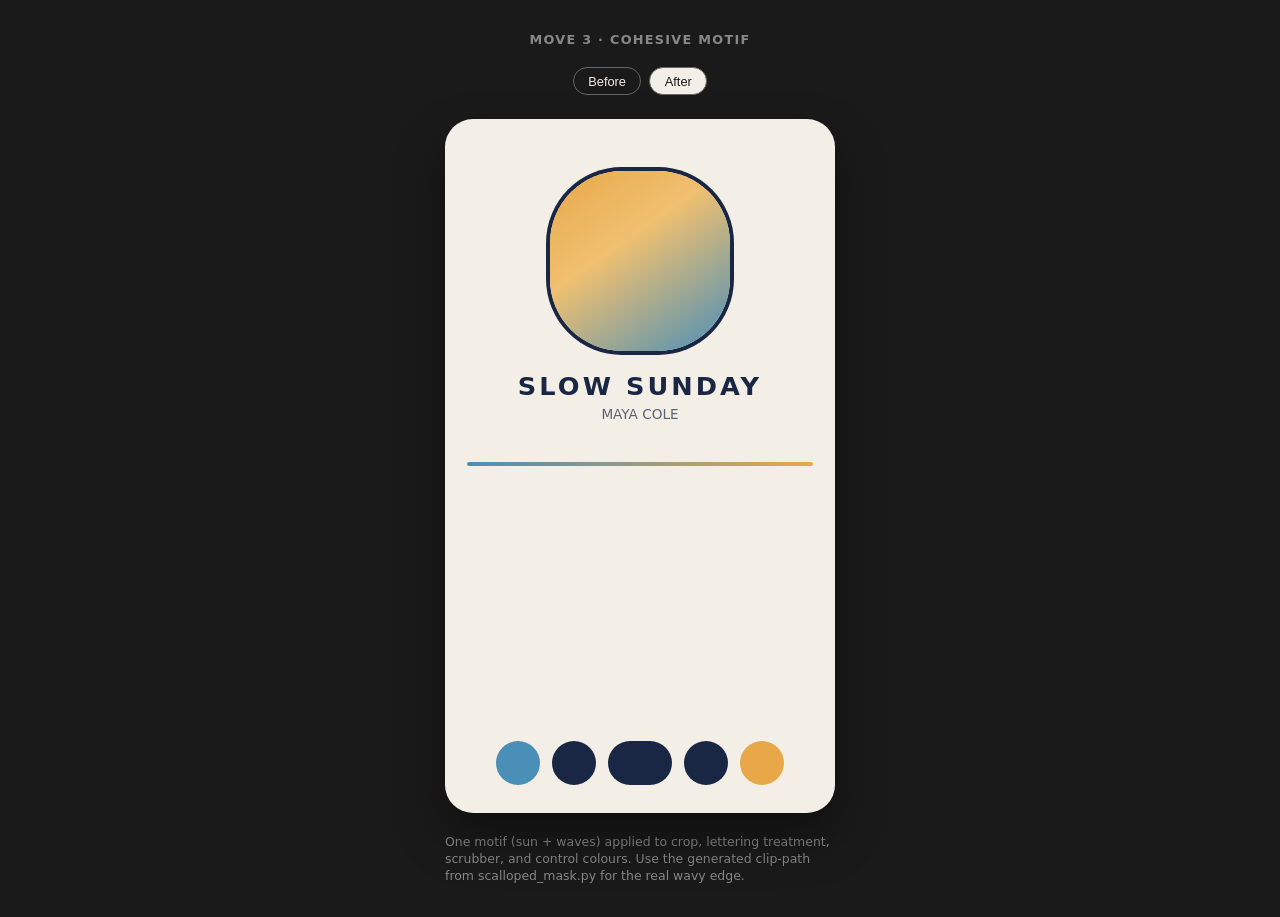
<file: skills/ui-depth-upgrades/assets/templates/cohesive-style.html>
<!doctype html>
<html lang="en">
<head>
<meta charset="utf-8">
<meta name="viewport" content="width=device-width, initial-scale=1">
<title>Move 3 — Cohesive custom style</title>
<style>
  :root { --cream: #f4efe6; --navy: #1a2744; --sun: #e8a84a; --wave: #4a8fb8; }
  * { box-sizing: border-box; margin: 0; padding: 0; }
  body { font-family: system-ui, sans-serif; background: #1a1a1a; color: var(--cream); min-height: 100vh; display: flex; flex-direction: column; align-items: center; padding: 2rem 1rem; }
  h1 { font-size: 0.8rem; letter-spacing: 0.1em; text-transform: uppercase; color: #888; margin-bottom: 1.25rem; }
  .toggle { display: flex; gap: 0.5rem; margin-bottom: 1.5rem; }
  .toggle button { background: transparent; border: 1px solid #666; color: var(--cream); padding: 0.35rem 0.9rem; border-radius: 999px; cursor: pointer; font-size: 0.8rem; }
  .toggle button.active { background: var(--cream); color: #1a1a1a; }
  .stage { width: min(390px, 100%); aspect-ratio: 9/16; border-radius: 28px; overflow: hidden; position: relative; background: var(--cream); color: var(--navy); box-shadow: 0 24px 48px rgba(0,0,0,0.4); }
  .before, .after { height: 100%; padding: 1.75rem 1.4rem; display: flex; flex-direction: column; align-items: center; }
  .stage.show-before .after { display: none; }
  .stage:not(.show-before) .before { display: none; }
  .art { width: 180px; height: 180px; border-radius: 50%; background: linear-gradient(145deg, var(--sun) 0%, #f0c070 40%, var(--wave) 100%); margin: 1.5rem 0 1.25rem; }
  .after .art { border-radius: 0; clip-path: url(#scallop); /* use generated clip in real use */ border-radius: 40%; /* fallback visual */ box-shadow: 0 0 0 4px var(--navy); }
  .title { font-size: 1.4rem; font-weight: 700; letter-spacing: 0.04em; }
  .after .title { font-size: 1.6rem; letter-spacing: 0.12em; /* curved in full version via SVG */ }
  .artist { font-size: 0.85rem; opacity: 0.7; margin: 0.3rem 0 1.5rem; }
  .scrub { width: 100%; height: 3px; background: #ccc; border-radius: 2px; margin: 1rem 0; position: relative; }
  .after .scrub { height: 4px; background: linear-gradient(90deg, var(--wave), var(--sun)); border-radius: 4px; }
  .controls { display: flex; gap: 0.75rem; align-items: center; margin-top: auto; }
  .btn { width: 44px; height: 44px; border-radius: 50%; background: var(--navy); }
  .after .btn.play { width: 64px; border-radius: 999px; background: var(--navy); }
  .after .btn.accent { background: var(--sun); }
  .after .btn.wave { background: var(--wave); }
  .note { margin-top: 1.25rem; max-width: 390px; font-size: 0.78rem; color: #888; line-height: 1.4; }
</style>
</head>
<body>
  <h1>Move 3 · Cohesive motif</h1>
  <div class="toggle">
    <button type="button" id="btn-before">Before</button>
    <button type="button" id="btn-after" class="active">After</button>
  </div>
  <div class="stage" id="stage">
    <div class="before">
      <div class="art"></div>
      <p class="title">Slow Sunday</p>
      <p class="artist">Maya Cole</p>
      <div class="scrub"></div>
      <div class="controls">
        <div class="btn"></div><div class="btn"></div><div class="btn"></div><div class="btn"></div><div class="btn"></div>
      </div>
    </div>
    <div class="after">
      <div class="art"></div>
      <p class="title">SLOW SUNDAY</p>
      <p class="artist">MAYA COLE</p>
      <div class="scrub"></div>
      <div class="controls">
        <div class="btn wave"></div><div class="btn"></div><div class="btn play"></div><div class="btn"></div><div class="btn accent"></div>
      </div>
    </div>
  </div>
  <p class="note">One motif (sun + waves) applied to crop, lettering treatment, scrubber, and control colours. Use the generated clip-path from scalloped_mask.py for the real wavy edge.</p>
  <script>
    const stage = document.getElementById("stage");
    document.getElementById("btn-before").onclick = () => { stage.classList.add("show-before"); document.getElementById("btn-before").classList.add("active"); document.getElementById("btn-after").classList.remove("active"); };
    document.getElementById("btn-after").onclick = () => { stage.classList.remove("show-before"); document.getElementById("btn-after").classList.add("active"); document.getElementById("btn-before").classList.remove("active"); };
  </script>
</body>
</html>
</file>
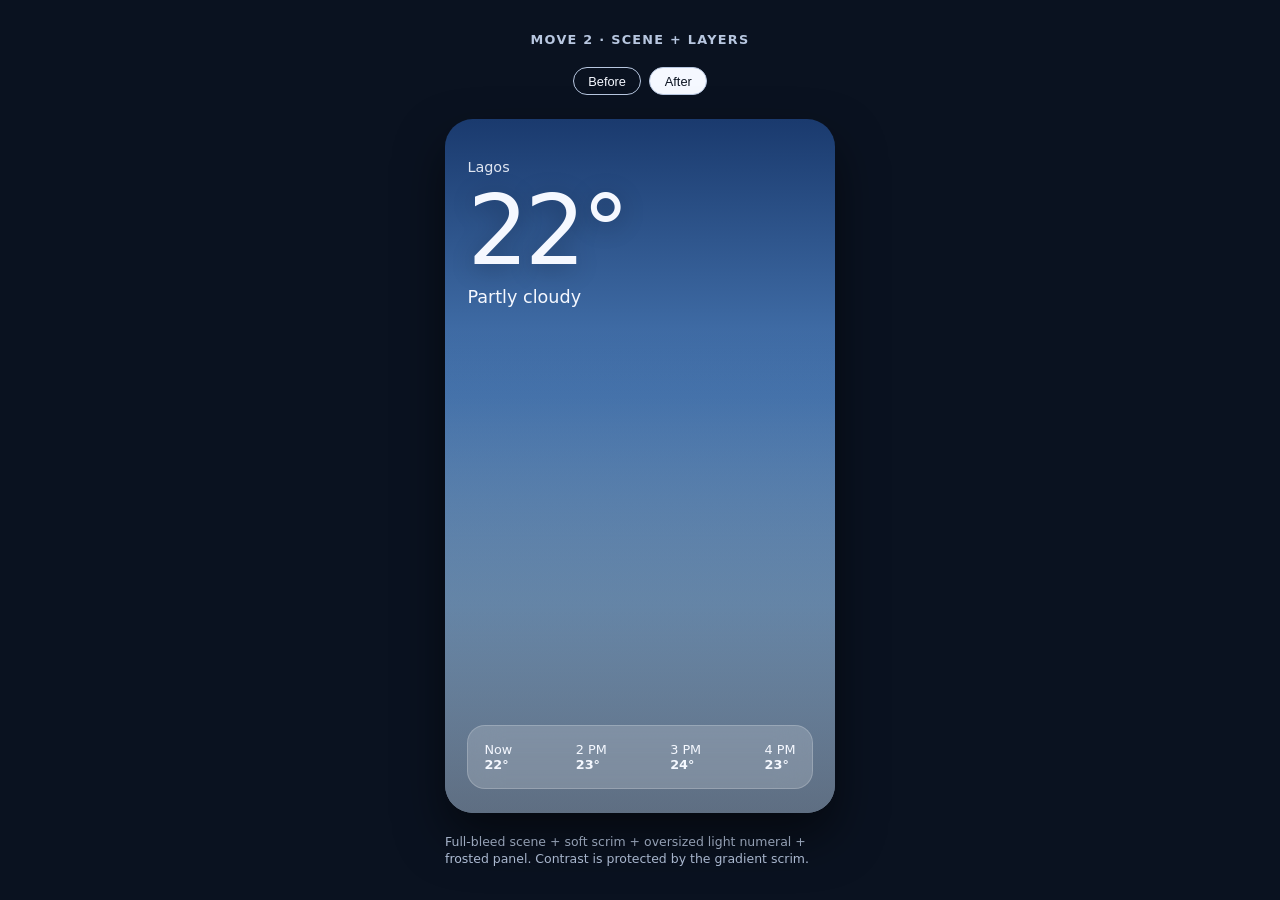
<file: skills/ui-depth-upgrades/assets/templates/immersive-scene.html>
<!doctype html>
<html lang="en">
<head>
<meta charset="utf-8">
<meta name="viewport" content="width=device-width, initial-scale=1">
<title>Move 2 — Scene background + layers</title>
<style>
  :root { --ink: #f5f8ff; --muted: #b8c7e0; }
  * { box-sizing: border-box; margin: 0; padding: 0; }
  body { font-family: system-ui, sans-serif; background: #0a1220; color: var(--ink); min-height: 100vh; display: flex; flex-direction: column; align-items: center; padding: 2rem 1rem; }
  h1 { font-size: 0.8rem; letter-spacing: 0.1em; text-transform: uppercase; color: var(--muted); margin-bottom: 1.25rem; }
  .toggle { display: flex; gap: 0.5rem; margin-bottom: 1.5rem; }
  .toggle button { background: transparent; border: 1px solid var(--muted); color: var(--ink); padding: 0.35rem 0.9rem; border-radius: 999px; cursor: pointer; font-size: 0.8rem; }
  .toggle button.active { background: var(--ink); color: #0a1220; }
  .stage { width: min(390px, 100%); aspect-ratio: 9/16; border-radius: 28px; overflow: hidden; position: relative; box-shadow: 0 24px 48px rgba(0,0,0,0.5); }
  .before { display: none; height: 100%; background: #1a4a8a; padding: 1.5rem; flex-direction: column; }
  .stage.show-before .before { display: flex; }
  .stage.show-before .after { display: none; }
  .before .icon { width: 64px; height: 64px; border-radius: 50%; background: #3a7bd5; margin: 2rem auto 1rem; }
  .before h2 { text-align: center; font-size: 3rem; font-weight: 300; }
  .before .loc { text-align: center; color: #a0c4ff; margin-bottom: 2rem; }
  .before .card { background: #fff; color: #0a1220; border-radius: 12px; padding: 0.9rem; margin-top: auto; }
  .after { position: relative; height: 100%; background: linear-gradient(180deg, #1a3a6e 0%, #4a7ab5 40%, #8eb8e0 70%, #c5dcf0 100%); }
  .after::before { content: ""; position: absolute; inset: 0; background: linear-gradient(180deg, transparent 30%, rgba(10,20,40,0.55) 100%); }
  .after .content { position: relative; z-index: 2; height: 100%; padding: 2.5rem 1.4rem 1.5rem; display: flex; flex-direction: column; }
  .after .loc { font-size: 0.9rem; opacity: 0.9; }
  .after .temp { font-size: 6rem; font-weight: 200; line-height: 1; letter-spacing: -0.04em; margin: 0.5rem 0; text-shadow: 0 4px 24px rgba(0,0,0,0.25); }
  .after .cond { font-size: 1.1rem; margin-bottom: auto; }
  .after .panel { background: rgba(255,255,255,0.18); backdrop-filter: blur(16px); border-radius: 18px; padding: 1rem; border: 1px solid rgba(255,255,255,0.2); }
  .after .hours { display: flex; justify-content: space-between; font-size: 0.8rem; }
  .note { margin-top: 1.25rem; max-width: 390px; font-size: 0.78rem; color: var(--muted); line-height: 1.4; }
</style>
</head>
<body>
  <h1>Move 2 · Scene + layers</h1>
  <div class="toggle">
    <button type="button" id="btn-before">Before</button>
    <button type="button" id="btn-after" class="active">After</button>
  </div>
  <div class="stage" id="stage">
    <div class="before">
      <div class="icon"></div>
      <h2>22°</h2>
      <p class="loc">Lagos · Partly cloudy</p>
      <div class="card">Humidity 68% · Wind 12 km/h</div>
    </div>
    <div class="after">
      <div class="content">
        <p class="loc">Lagos</p>
        <p class="temp">22°</p>
        <p class="cond">Partly cloudy</p>
        <div class="panel">
          <div class="hours">
            <span>Now<br><strong>22°</strong></span>
            <span>2 PM<br><strong>23°</strong></span>
            <span>3 PM<br><strong>24°</strong></span>
            <span>4 PM<br><strong>23°</strong></span>
          </div>
        </div>
      </div>
    </div>
  </div>
  <p class="note">Full-bleed scene + soft scrim + oversized light numeral + frosted panel. Contrast is protected by the gradient scrim.</p>
  <script>
    const stage = document.getElementById("stage");
    document.getElementById("btn-before").onclick = () => { stage.classList.add("show-before"); document.getElementById("btn-before").classList.add("active"); document.getElementById("btn-after").classList.remove("active"); };
    document.getElementById("btn-after").onclick = () => { stage.classList.remove("show-before"); document.getElementById("btn-after").classList.add("active"); document.getElementById("btn-before").classList.remove("active"); };
  </script>
</body>
</html>
</file>
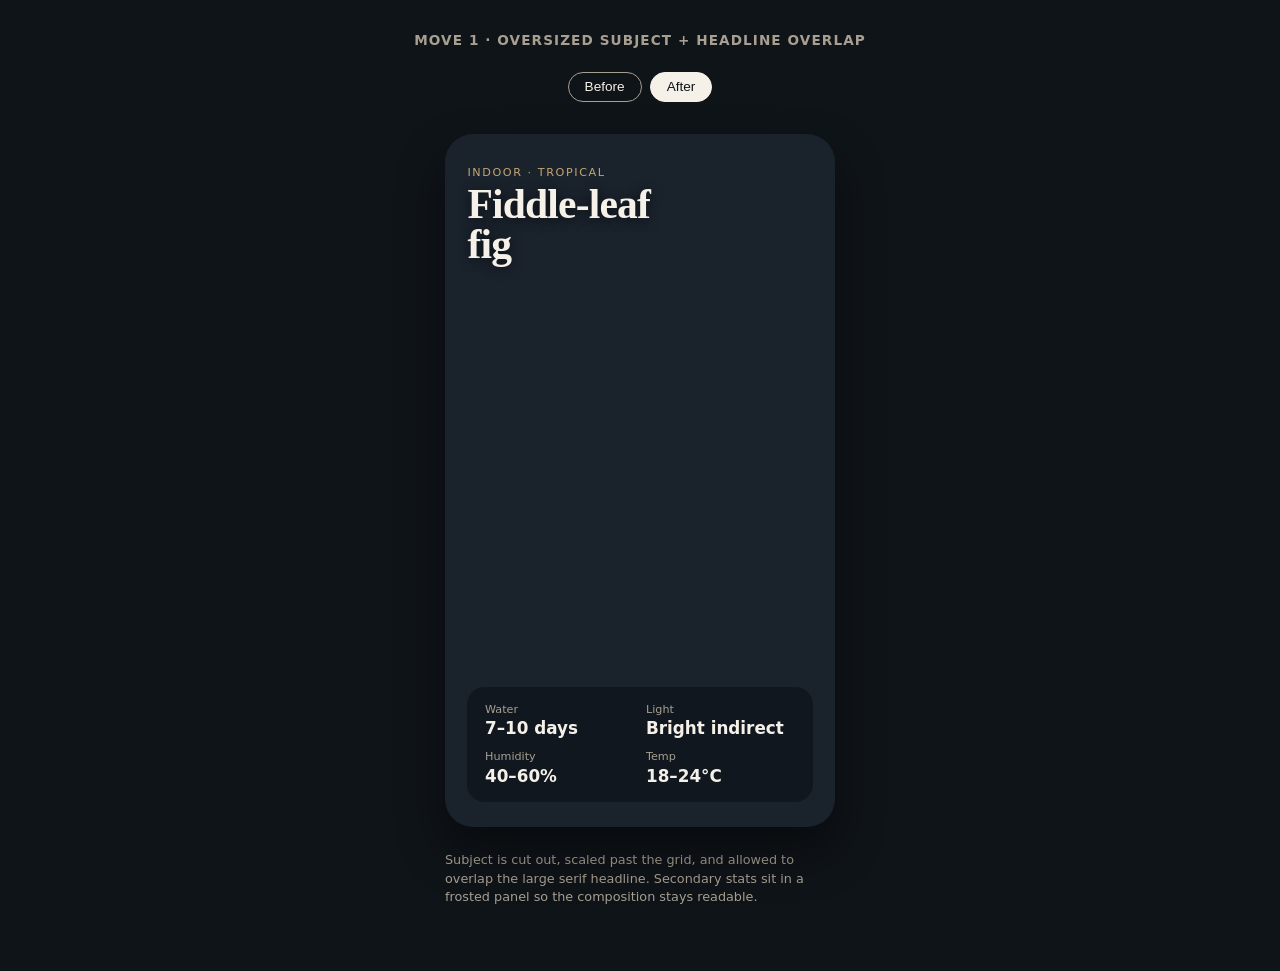
<file: skills/ui-depth-upgrades/assets/templates/oversized-overlap.html>
<!doctype html>
<html lang="en">
<head>
<meta charset="utf-8">
<meta name="viewport" content="width=device-width, initial-scale=1">
<title>Move 1 — Oversized subject + headline overlap</title>
<style>
  :root {
    --bg: #0f1419;
    --ink: #f5f0e8;
    --muted: #a89f91;
    --accent: #c4a574;
    --serif: "Iowan Old Style", "Palatino Linotype", Palatino, Georgia, serif;
    --sans: system-ui, -apple-system, "Segoe UI", sans-serif;
  }
  * { box-sizing: border-box; margin: 0; padding: 0; }
  body {
    font-family: var(--sans);
    background: var(--bg);
    color: var(--ink);
    min-height: 100vh;
    display: flex;
    flex-direction: column;
    align-items: center;
    padding: 2rem 1rem 4rem;
  }
  h1 { font-size: 0.85rem; letter-spacing: 0.08em; text-transform: uppercase; color: var(--muted); margin-bottom: 1.5rem; }
  .toggle {
    display: flex; gap: 0.5rem; margin-bottom: 2rem;
  }
  .toggle button {
    background: transparent; border: 1px solid var(--muted); color: var(--ink);
    padding: 0.4rem 1rem; border-radius: 999px; cursor: pointer; font-size: 0.85rem;
  }
  .toggle button.active { background: var(--ink); color: var(--bg); border-color: var(--ink); }
  .stage {
    width: min(390px, 100%);
    aspect-ratio: 9/16;
    border-radius: 28px;
    overflow: hidden;
    position: relative;
    box-shadow: 0 24px 48px rgba(0,0,0,0.45);
    background: #1a222c;
  }
  /* BEFORE */
  .before { display: none; flex-direction: column; height: 100%; padding: 1.5rem; }
  .stage.show-before .before { display: flex; }
  .stage.show-before .after { display: none; }
  .before .photo {
    width: 100%; aspect-ratio: 1; border-radius: 16px; background: #2a3540;
    display: flex; align-items: center; justify-content: center; color: var(--muted); font-size: 0.8rem;
  }
  .before h2 { font-size: 1.25rem; margin: 1.25rem 0 0.35rem; text-align: center; font-weight: 600; }
  .before .meta { text-align: center; color: var(--muted); font-size: 0.85rem; margin-bottom: 1.5rem; }
  .before .row { display: flex; justify-content: space-between; padding: 0.75rem 0; border-top: 1px solid #2a3540; font-size: 0.9rem; }
  /* AFTER */
  .after { position: relative; height: 100%; overflow: hidden; }
  .stage:not(.show-before) .after { display: block; }
  .after .subject {
    position: absolute; right: -18%; top: 8%; width: 78%; z-index: 2;
    filter: drop-shadow(0 18px 28px rgba(0,0,0,0.45));
  }
  .after .subject img {
    width: 100%; display: block;
    /* placeholder plant silhouette via CSS shape */
    background: linear-gradient(160deg, #3d6b4f 0%, #1e3d2a 60%, #0f2418 100%);
    border-radius: 40% 60% 55% 45% / 55% 40% 60% 45%;
    aspect-ratio: 3/4;
    mask-image: radial-gradient(ellipse 80% 90% at 50% 45%, black 55%, transparent 72%);
  }
  .after .content {
    position: absolute; left: 0; right: 0; bottom: 0; top: 0;
    padding: 2rem 1.4rem 1.6rem; display: flex; flex-direction: column; z-index: 3;
  }
  .after .eyebrow { font-size: 0.7rem; letter-spacing: 0.14em; text-transform: uppercase; color: var(--accent); margin-bottom: 0.4rem; }
  .after h2 {
    font-family: var(--serif); font-size: 2.6rem; line-height: 0.95; font-weight: 600;
    letter-spacing: -0.02em; max-width: 11ch; margin-bottom: auto;
    text-shadow: 0 2px 12px rgba(0,0,0,0.55);
  }
  .after .stats {
    background: rgba(15,20,25,0.72); backdrop-filter: blur(12px);
    border-radius: 18px; padding: 1rem 1.1rem; display: grid; grid-template-columns: 1fr 1fr; gap: 0.75rem;
  }
  .after .stat span { display: block; font-size: 0.7rem; color: var(--muted); margin-bottom: 0.15rem; }
  .after .stat strong { font-size: 1.05rem; }
  .note { margin-top: 1.5rem; max-width: 390px; font-size: 0.8rem; color: var(--muted); line-height: 1.45; }
</style>
</head>
<body>
  <h1>Move 1 · Oversized subject + headline overlap</h1>
  <div class="toggle">
    <button type="button" id="btn-before">Before</button>
    <button type="button" id="btn-after" class="active">After</button>
  </div>
  <div class="stage" id="stage">
    <div class="before">
      <div class="photo">[ plant photo ]</div>
      <h2>Fiddle-leaf fig</h2>
      <p class="meta">Ficus lyrata · Indoor</p>
      <div class="row"><span>Water</span><span>Every 7–10 days</span></div>
      <div class="row"><span>Light</span><span>Bright indirect</span></div>
      <div class="row"><span>Humidity</span><span>40–60%</span></div>
    </div>
    <div class="after">
      <div class="subject"><div class="img-placeholder"></div></div>
      <div class="content">
        <p class="eyebrow">Indoor · Tropical</p>
        <h2>Fiddle-leaf fig</h2>
        <div class="stats">
          <div class="stat"><span>Water</span><strong>7–10 days</strong></div>
          <div class="stat"><span>Light</span><strong>Bright indirect</strong></div>
          <div class="stat"><span>Humidity</span><strong>40–60%</strong></div>
          <div class="stat"><span>Temp</span><strong>18–24°C</strong></div>
        </div>
      </div>
    </div>
  </div>
  <p class="note">Subject is cut out, scaled past the grid, and allowed to overlap the large serif headline. Secondary stats sit in a frosted panel so the composition stays readable.</p>
  <script>
    const stage = document.getElementById("stage");
    const btnB = document.getElementById("btn-before");
    const btnA = document.getElementById("btn-after");
    btnB.addEventListener("click", () => { stage.classList.add("show-before"); btnB.classList.add("active"); btnA.classList.remove("active"); });
    btnA.addEventListener("click", () => { stage.classList.remove("show-before"); btnA.classList.add("active"); btnB.classList.remove("active"); });
  </script>
</body>
</html>
</file>
